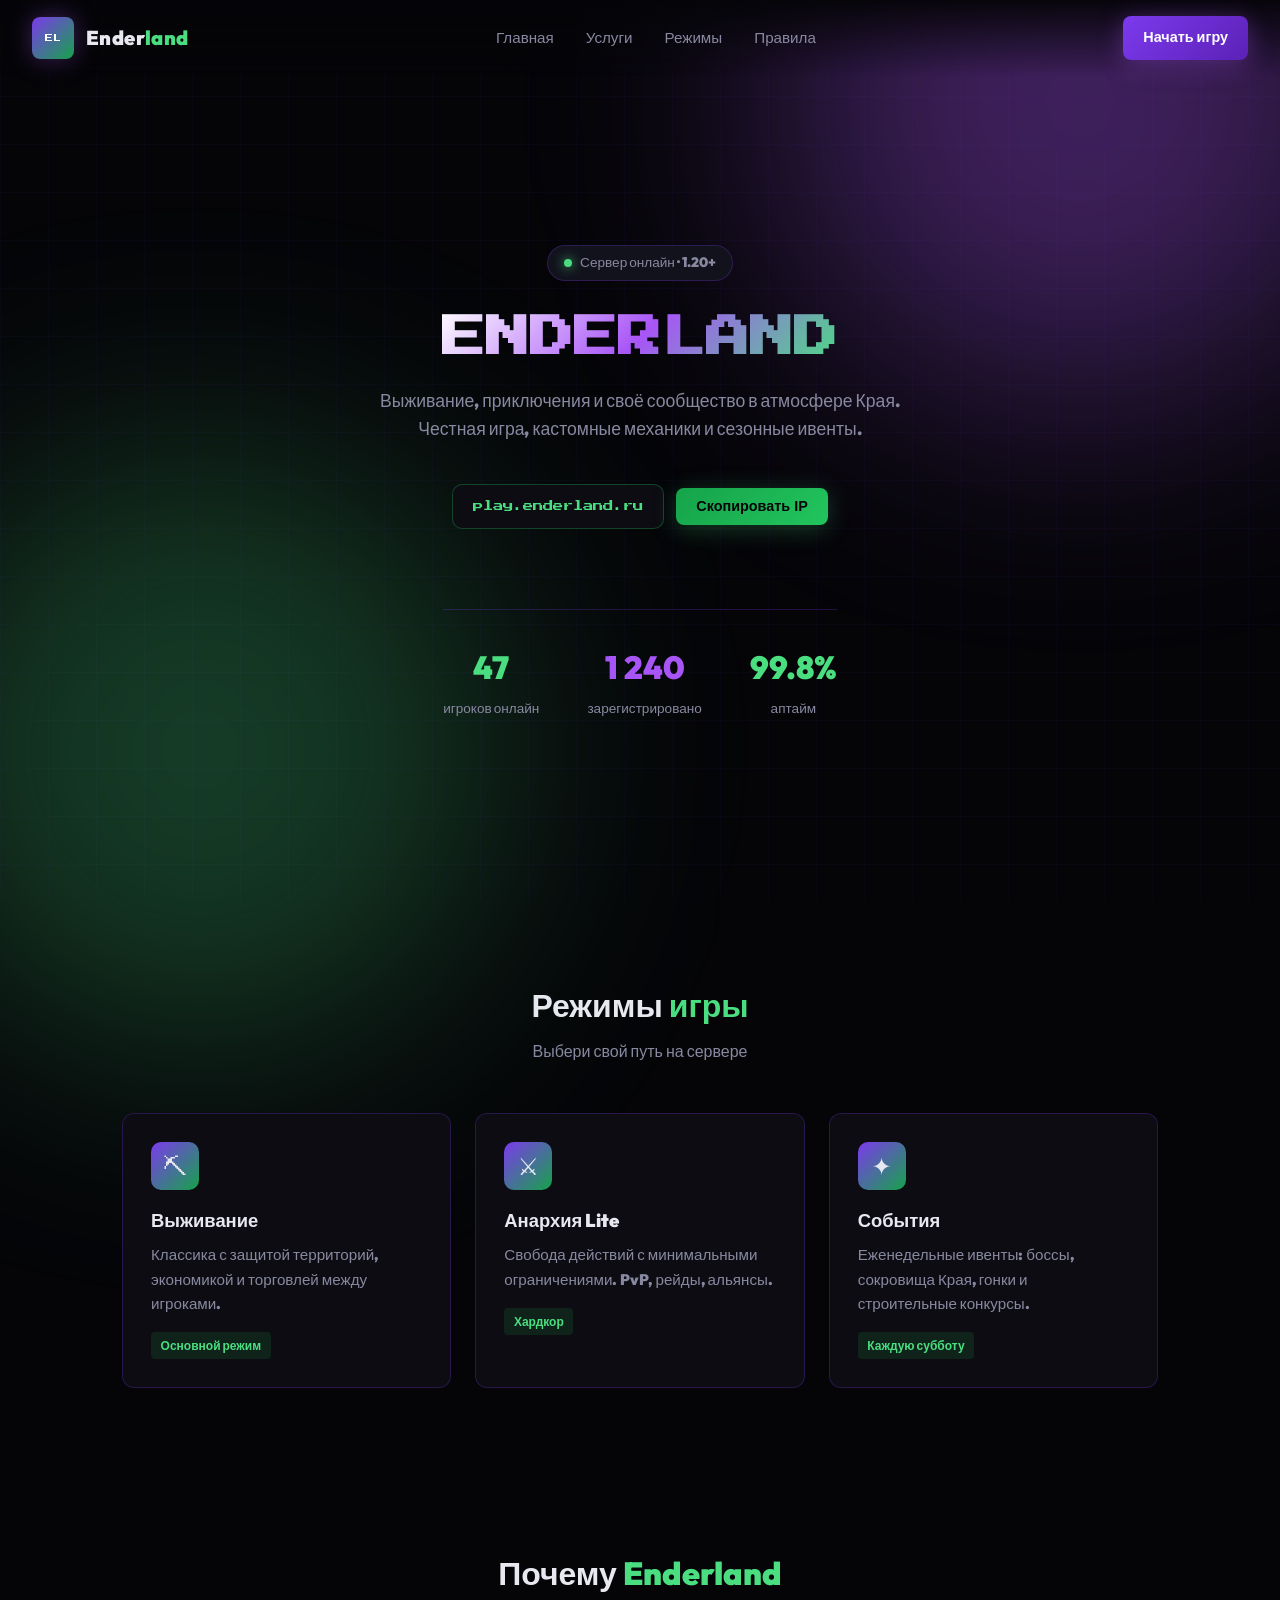
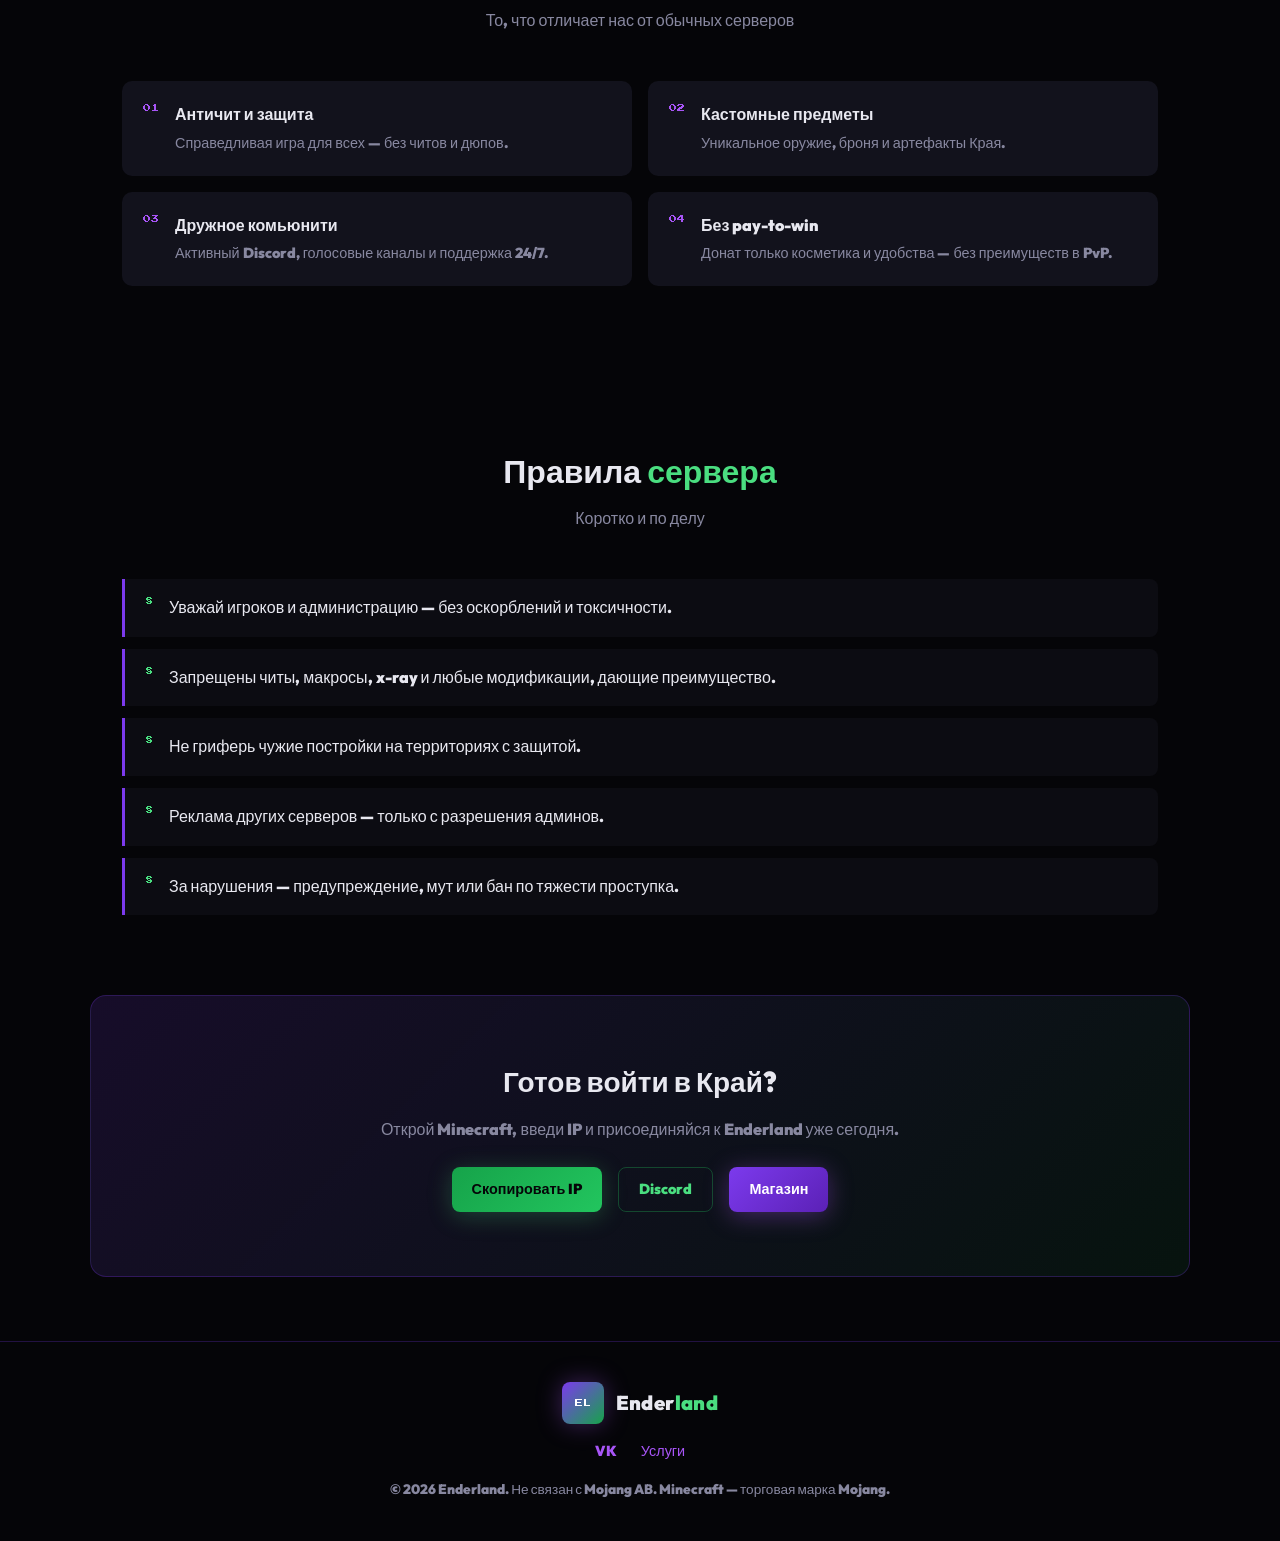
<file: index.html>
<!DOCTYPE html>
<html lang="ru">
<head>
  <meta charset="UTF-8" />
  <meta name="viewport" content="width=device-width, initial-scale=1.0" />
  <title>Enderland — Minecraft сервер</title>
  <link rel="stylesheet" href="css/style.css" />
</head>
<body>
  <div class="bg-grid" aria-hidden="true"></div>
  <div class="bg-glow bg-glow--purple" aria-hidden="true"></div>
  <div class="bg-glow bg-glow--green" aria-hidden="true"></div>

  <header>
    <a href="index.html" class="logo">
        <div class="logo-icon">EL</div>
      <span class="logo-text">Ender<span>land</span></span>
    </a>
    <nav>
      <a href="index.html">Главная</a>
      <a href="uslugi.html">Услуги</a>
      <a href="#modes">Режимы</a>
      <a href="#rules">Правила</a>
    </nav>
    <a href="#join" class="btn btn--primary">Начать игру</a>
  </header>

  <main>
    <section class="hero" id="join">
      <div class="hero-badge">
        <span class="status-dot"></span>
        Сервер онлайн · 1.20+
      </div>
      <h1>ENDERLAND</h1>
      <p class="hero-sub">
        Выживание, приключения и своё сообщество в атмосфере Края.
        Честная игра, кастомные механики и сезонные ивенты.
      </p>
      <div class="ip-block">
        <div class="ip-box" id="server-ip">play.enderland.ru</div>
        <button type="button" class="btn btn--green" onclick="copyIP()">Скопировать IP</button>
      </div>
      <div class="hero-stats">
        <div class="stat">
          <div class="stat-value stat-value--green">47</div>
          <div class="stat-label">игроков онлайн</div>
        </div>
        <div class="stat">
          <div class="stat-value">1 240</div>
          <div class="stat-label">зарегистрировано</div>
        </div>
        <div class="stat">
          <div class="stat-value stat-value--green">99.8%</div>
          <div class="stat-label">аптайм</div>
        </div>
      </div>
    </section>

    <section id="modes">
      <div class="section-title">
        <h2>Режимы <em>игры</em></h2>
        <p>Выбери свой путь на сервере</p>
      </div>
      <div class="modes">
        <article class="mode-card">
          <div class="mode-card__icon">⛏</div>
          <h3>Выживание</h3>
          <p>Классика с защитой территорий, экономикой и торговлей между игроками.</p>
          <span class="tag">Основной режим</span>
        </article>
        <article class="mode-card">
          <div class="mode-card__icon">⚔</div>
          <h3>Анархия Lite</h3>
          <p>Свобода действий с минимальными ограничениями. PvP, рейды, альянсы.</p>
          <span class="tag">Хардкор</span>
        </article>
        <article class="mode-card">
          <div class="mode-card__icon">✦</div>
          <h3>События</h3>
          <p>Еженедельные ивенты: боссы, сокровища Края, гонки и строительные конкурсы.</p>
          <span class="tag">Каждую субботу</span>
        </article>
      </div>
    </section>

    <section id="features">
      <div class="section-title">
        <h2>Почему <em>Enderland</em></h2>
        <p>То, что отличает нас от обычных серверов</p>
      </div>
      <div class="features">
        <div class="feature-item">
          <span class="feature-item__num">01</span>
          <div>
            <h4>Античит и защита</h4>
            <p>Справедливая игра для всех — без читов и дюпов.</p>
          </div>
        </div>
        <div class="feature-item">
          <span class="feature-item__num">02</span>
          <div>
            <h4>Кастомные предметы</h4>
            <p>Уникальное оружие, броня и артефакты Края.</p>
          </div>
        </div>
        <div class="feature-item">
          <span class="feature-item__num">03</span>
          <div>
            <h4>Дружное комьюнити</h4>
            <p>Активный Discord, голосовые каналы и поддержка 24/7.</p>
          </div>
        </div>
        <div class="feature-item">
          <span class="feature-item__num">04</span>
          <div>
            <h4>Без pay-to-win</h4>
            <p>Донат только косметика и удобства — без преимуществ в PvP.</p>
          </div>
        </div>
      </div>
    </section>

    <section id="rules">
      <div class="section-title">
        <h2>Правила <em>сервера</em></h2>
        <p>Коротко и по делу</p>
      </div>
      <ul class="rules-list">
        <li>Уважай игроков и администрацию — без оскорблений и токсичности.</li>
        <li>Запрещены читы, макросы, x-ray и любые модификации, дающие преимущество.</li>
        <li>Не гриферь чужие постройки на территориях с защитой.</li>
        <li>Реклама других серверов — только с разрешения админов.</li>
        <li>За нарушения — предупреждение, мут или бан по тяжести проступка.</li>
      </ul>
    </section>

    <div class="cta">
      <h2>Готов войти в Край?</h2>
      <p>Открой Minecraft, введи IP и присоединяйся к Enderland уже сегодня.</p>
      <div class="cta-buttons">
        <a href="#" class="btn btn--green">Скопировать IP</a>
        <a href="#" class="btn btn--outline">Discord</a>
        <a href="uslugi.html" class="btn btn--primary">Магазин</a>
      </div>
    </div>
  </main>

  <footer>
    <a href="index.html" class="logo">
      <div class="logo-icon">EL</div>
      <span class="logo-text">Ender<span>land</span></span>
    </a>
    <div class="links">
      <a href="#">VK</a>
      <a href="uslugi.html">Услуги</a>
    </div>
    <p>© 2026 Enderland. Не связан с Mojang AB. Minecraft — торговая марка Mojang.</p>
  </footer>

  <script>
    function copyIP() {
      const ip = document.getElementById("server-ip").textContent;
      navigator.clipboard.writeText(ip).then(() => {
        const btn = event.target;
        const prev = btn.textContent;
        btn.textContent = "Скопировано!";
        setTimeout(() => { btn.textContent = prev; }, 2000);
      });
    }
  </script>
</body>
</html>
</file>
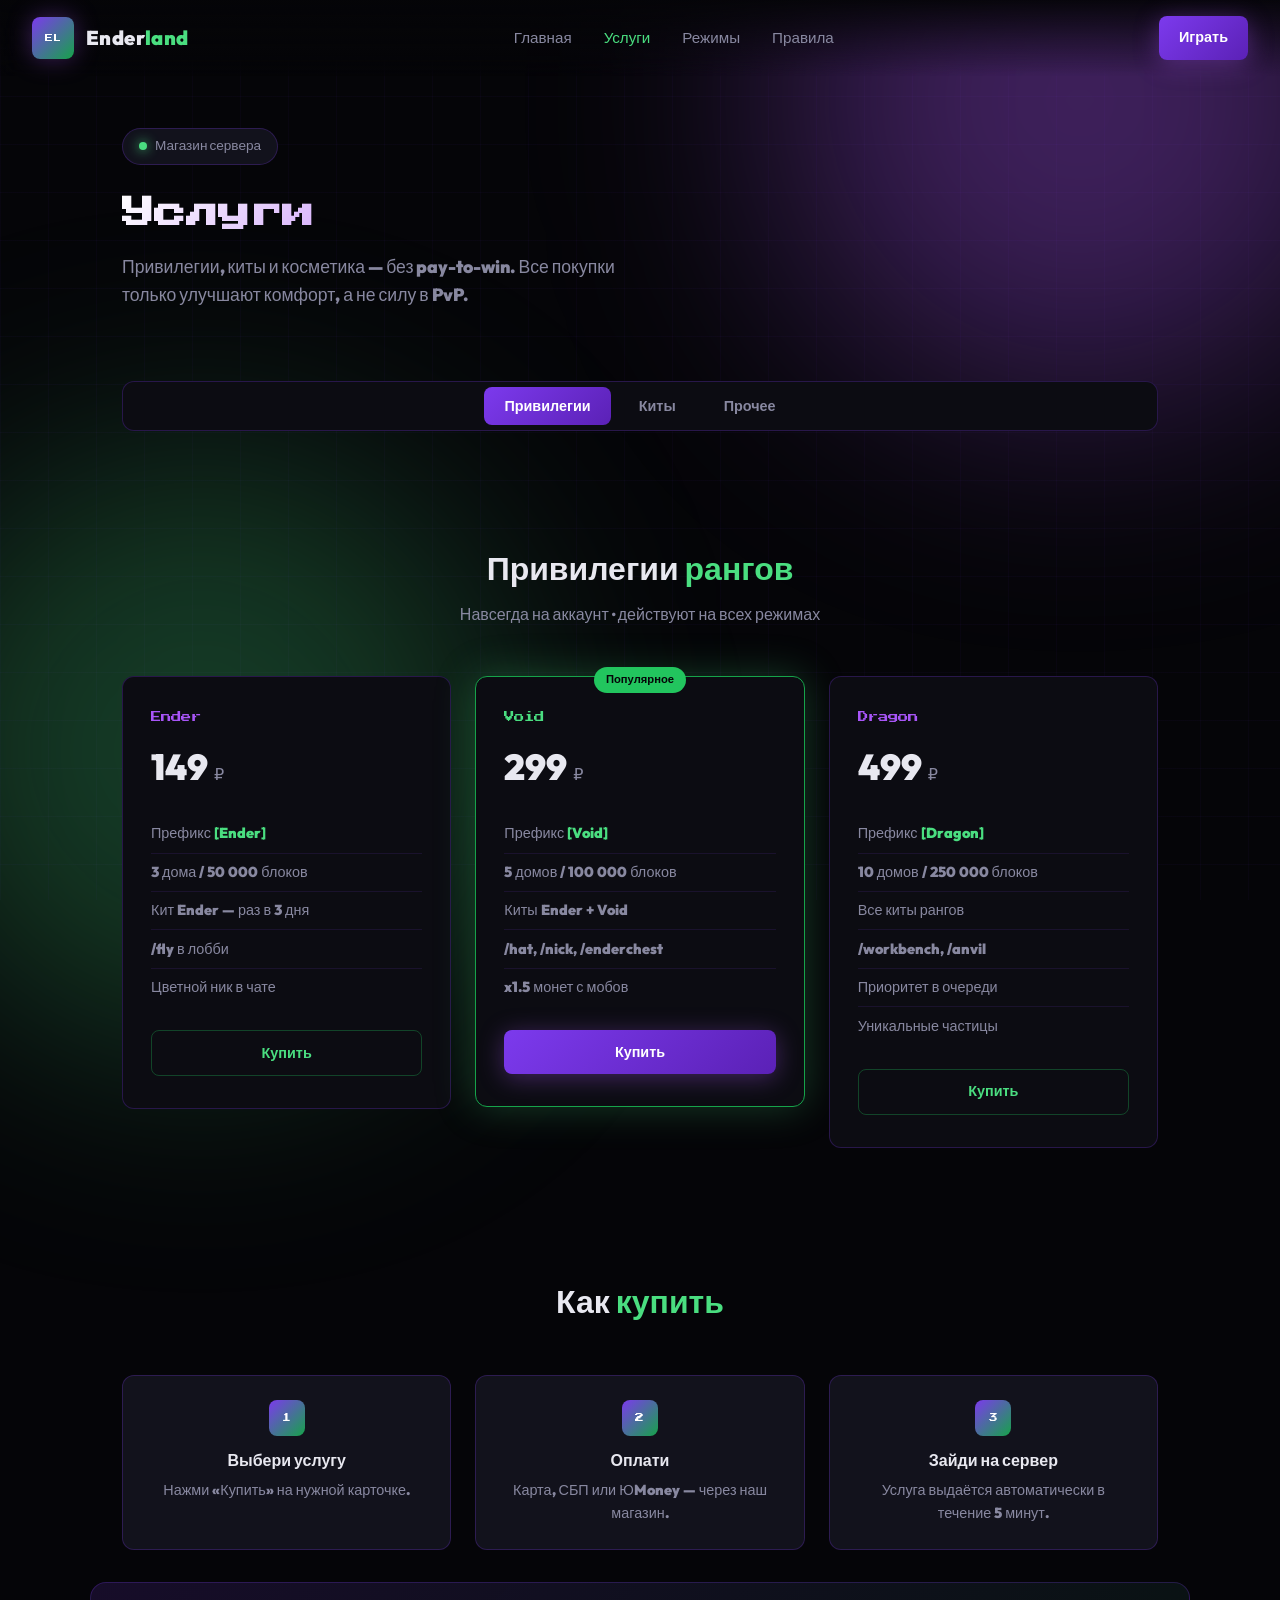
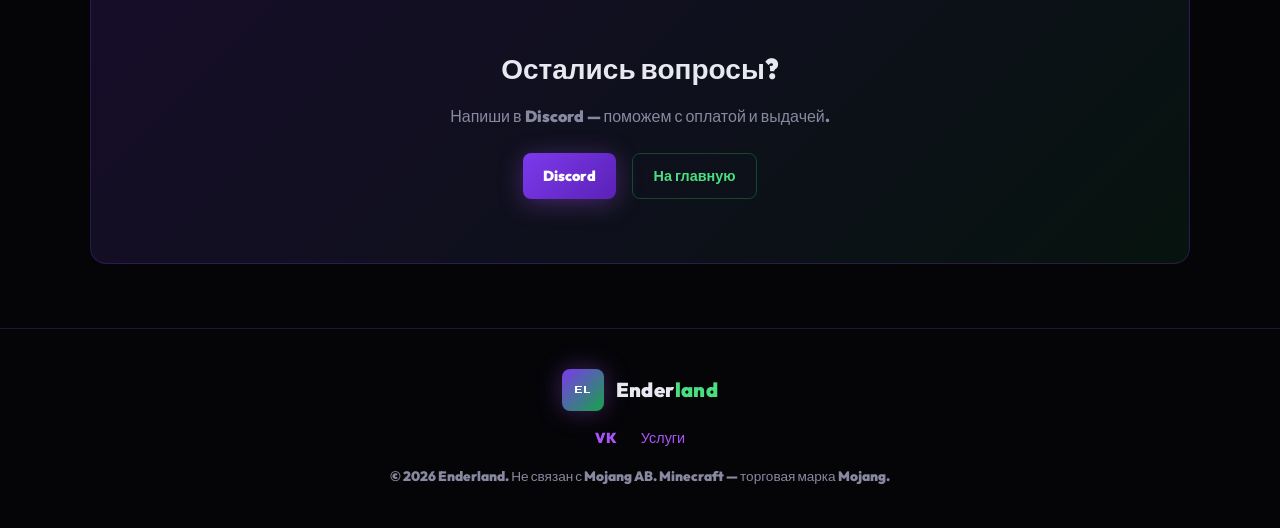
<file: uslugi.html>
<!DOCTYPE html>
<html lang="ru">
<head>
  <meta charset="UTF-8" />
  <meta name="viewport" content="width=device-width, initial-scale=1.0" />
  <title>Услуги — Enderland</title>
  <link rel="stylesheet" href="css/style.css" />
</head>
<body>
  <div class="bg-grid" aria-hidden="true"></div>
  <div class="bg-glow bg-glow--purple" aria-hidden="true"></div>
  <div class="bg-glow bg-glow--green" aria-hidden="true"></div>

  <header>
    <a href="index.html" class="logo">
      <div class="logo-icon">EL</div>
      <span class="logo-text">Ender<span>land</span></span>
    </a>
    <nav>
      <a href="index.html">Главная</a>
      <a href="uslugi.html" class="nav-active">Услуги</a>
      <a href="index.html#modes">Режимы</a>
      <a href="index.html#rules">Правила</a>
    </nav>
    <a href="index.html#join" class="btn btn--primary">Играть</a>
  </header>

  <main class="page-services">
    <section class="page-hero">
      <div class="hero-badge">
        <span class="status-dot"></span>
        Магазин сервера
      </div>
      <h1>Услуги</h1>
      <p class="hero-sub">
        Привилегии, киты и косметика — без pay-to-win.
        Все покупки только улучшают комфорт, а не силу в PvP.
      </p>
    </section>

    <section class="services-categories">
      <div class="category-tabs">
        <button type="button" class="category-tab category-tab--active" data-tab="ranks">Привилегии</button>
        <button type="button" class="category-tab" data-tab="kits">Киты</button>
        <button type="button" class="category-tab" data-tab="other">Прочее</button>
      </div>
    </section>

    <section class="services-panel services-panel--active" id="ranks">
      <div class="section-title">
        <h2>Привилегии <em>рангов</em></h2>
        <p>Навсегда на аккаунт · действуют на всех режимах</p>
      </div>
      <div class="pricing-grid">
        <article class="price-card">
          <div class="price-card__tier">Ender</div>
          <div class="price-card__price">149 <span>₽</span></div>
          <ul class="price-card__list">
            <li>Префикс <strong>[Ender]</strong></li>
            <li>3 дома / 50 000 блоков</li>
            <li>Кит Ender — раз в 3 дня</li>
            <li>/fly в лобби</li>
            <li>Цветной ник в чате</li>
          </ul>
          <a href="#" class="btn btn--outline btn--block">Купить</a>
        </article>

        <article class="price-card price-card--featured">
          <span class="price-card__badge">Популярное</span>
          <div class="price-card__tier">Void</div>
          <div class="price-card__price">299 <span>₽</span></div>
          <ul class="price-card__list">
            <li>Префикс <strong>[Void]</strong></li>
            <li>5 домов / 100 000 блоков</li>
            <li>Киты Ender + Void</li>
            <li>/hat, /nick, /enderchest</li>
            <li>x1.5 монет с мобов</li>
          </ul>
          <a href="#" class="btn btn--primary btn--block">Купить</a>
        </article>

        <article class="price-card">
          <div class="price-card__tier">Dragon</div>
          <div class="price-card__price">499 <span>₽</span></div>
          <ul class="price-card__list">
            <li>Префикс <strong>[Dragon]</strong></li>
            <li>10 домов / 250 000 блоков</li>
            <li>Все киты рангов</li>
            <li>/workbench, /anvil</li>
            <li>Приоритет в очереди</li>
            <li>Уникальные частицы</li>
          </ul>
          <a href="#" class="btn btn--outline btn--block">Купить</a>
        </article>
      </div>
    </section>

    <section class="services-panel" id="kits">
      <div class="section-title">
        <h2>Разовые <em>киты</em></h2>
        <p>Мгновенная выдача на сервере после оплаты</p>
      </div>
      <div class="services-grid">
        <article class="service-card">
          <div class="service-card__icon">⚔</div>
          <h3>Кит воина</h3>
          <p>Железная броня, меч, яблоки, стрелы.</p>
          <div class="service-card__footer">
            <span class="service-card__price">49 ₽</span>
            <a href="#" class="btn btn--green">Купить</a>
          </div>
        </article>
        <article class="service-card">
          <div class="service-card__icon">⛏</div>
          <h3>Кит шахтёра</h3>
          <p>Кирки, факелы, еда, зелье огнестойкости.</p>
          <div class="service-card__footer">
            <span class="service-card__price">39 ₽</span>
            <a href="#" class="btn btn--green">Купить</a>
          </div>
        </article>
        <article class="service-card">
          <div class="service-card__icon">🌿</div>
          <h3>Кит фермера</h3>
          <p>Семена, мотыга, костная мука, ведра.</p>
          <div class="service-card__footer">
            <span class="service-card__price">29 ₽</span>
            <a href="#" class="btn btn--green">Купить</a>
          </div>
        </article>
        <article class="service-card">
          <div class="service-card__icon">✦</div>
          <h3>Кит Края</h3>
          <p>Эндер-жемчуг, хорус, кристаллы, тотем.</p>
          <div class="service-card__footer">
            <span class="service-card__price">79 ₽</span>
            <a href="#" class="btn btn--green">Купить</a>
          </div>
        </article>
      </div>
    </section>

    <section class="services-panel" id="other">
      <div class="section-title">
        <h2>Дополнительные <em>услуги</em></h2>
        <p>Разбан, косметика и удобства</p>
      </div>
      <div class="services-grid services-grid--compact">
        <article class="service-card service-card--horizontal">
          <div>
            <h3>Разбан аккаунта</h3>
            <p>Снятие бана по заявке администрации. Не действует на читы.</p>
          </div>
          <div class="service-card__footer">
            <span class="service-card__price">199 ₽</span>
            <a href="#" class="btn btn--outline">Купить</a>
          </div>
        </article>
        <article class="service-card service-card--horizontal">
          <div>
            <h3>Кастомный префикс</h3>
            <p>Уникальный цветной префикс в чате и табе.</p>
          </div>
          <div class="service-card__footer">
            <span class="service-card__price">99 ₽</span>
            <a href="#" class="btn btn--outline">Купить</a>
          </div>
        </article>
        <article class="service-card service-card--horizontal">
          <div>
            <h3>Разблокировка слота</h3>
            <p>+1 слот для дома или питомца.</p>
          </div>
          <div class="service-card__footer">
            <span class="service-card__price">59 ₽</span>
            <a href="#" class="btn btn--outline">Купить</a>
          </div>
        </article>
        <article class="service-card service-card--horizontal">
          <div>
            <h3>Ключ от кейса</h3>
            <p>1 ключ — косметика и редкие предметы, без PvP-бонусов.</p>
          </div>
          <div class="service-card__footer">
            <span class="service-card__price">25 ₽</span>
            <a href="#" class="btn btn--outline">Купить</a>
          </div>
        </article>
      </div>
    </section>

    <section class="how-to-buy">
      <div class="section-title">
        <h2>Как <em>купить</em></h2>
      </div>
      <div class="steps">
        <div class="step">
          <span class="step__num">1</span>
          <h4>Выбери услугу</h4>
          <p>Нажми «Купить» на нужной карточке.</p>
        </div>
        <div class="step">
          <span class="step__num">2</span>
          <h4>Оплати</h4>
          <p>Карта, СБП или ЮMoney — через наш магазин.</p>
        </div>
        <div class="step">
          <span class="step__num">3</span>
          <h4>Зайди на сервер</h4>
          <p>Услуга выдаётся автоматически в течение 5 минут.</p>
        </div>
      </div>
    </section>

    <div class="cta">
      <h2>Остались вопросы?</h2>
      <p>Напиши в Discord — поможем с оплатой и выдачей.</p>
      <div class="cta-buttons">
        <a href="#" class="btn btn--primary">Discord</a>
        <a href="index.html#join" class="btn btn--outline">На главную</a>
      </div>
    </div>
  </main>

  <footer>
    <a href="index.html" class="logo">
      <div class="logo-icon">EL</div>
      <span class="logo-text">Ender<span>land</span></span>
    </a>
    <div class="links">
      <a href="#">VK</a>
      <a href="uslugi.html">Услуги</a>
    </div>
    <p>© 2026 Enderland. Не связан с Mojang AB. Minecraft — торговая марка Mojang.</p>
  </footer>

  <script>
    const tabs = document.querySelectorAll(".category-tab");
    const panels = document.querySelectorAll(".services-panel");

    tabs.forEach((tab) => {
      tab.addEventListener("click", () => {
        const id = tab.dataset.tab;

        tabs.forEach((t) => t.classList.remove("category-tab--active"));
        tab.classList.add("category-tab--active");

        panels.forEach((p) => {
          p.classList.toggle("services-panel--active", p.id === id);
        });
      });
    });
  </script>
</body>
</html>
</file>
<file: css/style.css>
@import 'fonts.css';

:root {
  --bg: #050508;
  --bg-card: #0c0c12;
  --bg-elevated: #12121c;
  --purple: #7c3aed;
  --purple-bright: #a855f7;
  --purple-glow: rgba(168, 85, 247, 0.35);
  --green: #22c55e;
  --green-dim: #16a34a;
  --green-bright: #4ade80;
  --green-glow: rgba(74, 222, 128, 0.25);
  --text: #e8e8f0;
  --text-muted: #8888a0;
  --border: rgba(124, 58, 237, 0.25);
  --border-green: rgba(34, 197, 94, 0.3);
  --font-outfit: 'Outfit', sans-serif;
  --font-press-start-2p: 'Press Start 2P', monospace;
}

*, *::before, *::after {
  box-sizing: border-box;
  margin: 0;
  padding: 0;
}

html {
  scroll-behavior: smooth;
}

body {
  font-family: var(--font-outfit), system-ui, sans-serif;
  background: var(--bg);  
  color: var(--text);
  line-height: 1.6;
  overflow-x: hidden;
}


.bg-grid {
  position: fixed;
  inset: 0;
  background-image:
    linear-gradient(rgba(124, 58, 237, 0.04) 1px, transparent 1px),
    linear-gradient(90deg, rgba(124, 58, 237, 0.04) 1px, transparent 1px);
  background-size: 48px 48px;
  pointer-events: none;
  z-index: 0;
}

.bg-glow {
  position: fixed;
  width: 600px;
  height: 600px;
  border-radius: 50%;
  filter: blur(120px);
  pointer-events: none;
  z-index: 0;
}

.bg-glow--purple {
  top: -200px;
  right: -100px;
  background: var(--purple-glow);
}

.bg-glow--green {
  bottom: -150px;
  left: -100px;
  background: var(--green-glow);
}


header {
  position: fixed;
  top: 0;
  left: 0;
  right: 0;
  z-index: 100;
  padding: 1rem 2rem;
  display: flex;
  align-items: center;
  justify-content: space-between;
  background: linear-gradient(to bottom, rgba(5, 5, 8, 0.95), transparent);
  backdrop-filter: blur(12px);
}

.logo {
  display: flex;
  align-items: center;
  gap: 0.75rem;
  text-decoration: none;
  color: var(--text);
}

.logo-icon {
  width: 42px;
  height: 42px;
  background: linear-gradient(135deg, var(--purple), var(--green-dim));
  border-radius: 8px;
  display: grid;
  place-items: center;
  font-family: var(--font-press-start-2p), monospace;
  font-size: 0.5rem;
  color: #fff;
  box-shadow: 0 0 24px var(--purple-glow);
}

.logo-text {
  font-weight: 700;
  font-size: 1.25rem;
  letter-spacing: 0.02em;
}

.logo-text span {
  color: var(--green-bright);
}

nav {
  display: flex;
  gap: 2rem;
}

nav a {
  color: var(--text-muted);
  text-decoration: none;
  font-size: 0.95rem;
  font-weight: 500;
  transition: color 0.2s;
}

nav a:hover {
  color: var(--purple-bright);
}

.btn {
  display: inline-flex;
  align-items: center;
  justify-content: center;
  gap: 0.5rem;
  padding: 0.65rem 1.25rem;
  border-radius: 8px;
  font-weight: 600;
  font-size: 0.9rem;
  text-decoration: none;
  border: none;
  cursor: pointer;
  transition: transform 0.15s, box-shadow 0.2s;
}

.btn:hover {
  transform: translateY(-2px);
}

.btn--primary {
  background: linear-gradient(135deg, var(--purple), #5b21b6);
  color: #fff;
  box-shadow: 0 4px 24px var(--purple-glow);
}

.btn--green {
  background: linear-gradient(135deg, var(--green-dim), var(--green));
  color: #050508;
  box-shadow: 0 4px 24px var(--green-glow);
}

.btn--outline {
  background: transparent;
  color: var(--green-bright);
  border: 1px solid var(--border-green);
}

.btn--outline:hover {
  background: rgba(34, 197, 94, 0.08);
}


main {
  position: relative;
  z-index: 1;
}

.hero {
  min-height: 100vh;
  display: flex;
  flex-direction: column;
  align-items: center;
  justify-content: center;
  text-align: center;
  padding: 8rem 2rem 4rem;
}

.hero-badge {
  display: inline-flex;
  align-items: center;
  gap: 0.5rem;
  padding: 0.4rem 1rem;
  background: var(--bg-elevated);
  border: 1px solid var(--border);
  border-radius: 999px;
  font-size: 0.85rem;
  color: var(--text-muted);
  margin-bottom: 1.5rem;
}

.status-dot {
  width: 8px;
  height: 8px;
  background: var(--green-bright);
  border-radius: 50%;
  box-shadow: 0 0 12px var(--green-bright);
  animation: pulse 2s ease-in-out infinite;
}

@keyframes pulse {
  0%, 100% { opacity: 1; }
  50% { opacity: 0.5; }
}

.hero h1 {
  font-family: var(--font-press-start-2p), monospace;
  font-size: clamp(1.5rem, 5vw, 2.75rem);
  line-height: 1.5;
  margin-bottom: 1rem;
  background: linear-gradient(135deg, #fff 0%, var(--purple-bright) 50%, var(--green-bright) 100%);
  -webkit-background-clip: text;
  -webkit-text-fill-color: transparent;
  background-clip: text;
}

.hero-sub {
  max-width: 520px;
  color: var(--text-muted);
  font-size: 1.1rem;
  margin-bottom: 2.5rem;
}

.ip-block {
  display: flex;
  flex-wrap: wrap;
  align-items: center;
  justify-content: center;
  gap: 0.75rem;
  margin-bottom: 2rem;
}

.ip-box {
  display: flex;
  align-items: center;
  gap: 1rem;
  padding: 0.85rem 1.25rem;
  background: var(--bg-card);
  border: 1px solid var(--border-green);
  border-radius: 10px;
  font-family: var(--font-press-start-2p), monospace;
  font-size: 0.65rem;
  color: var(--green-bright);
}

.hero-stats {
  display: flex;
  gap: 3rem;
  margin-top: 3rem;
  padding-top: 2rem;
  border-top: 1px solid var(--border);
}

.stat {
  text-align: center;
}

.stat-value {
  font-size: 2rem;
  font-weight: 700;
  color: var(--purple-bright);
}

.stat-value--green {
  color: var(--green-bright);
}

.stat-label {
  font-size: 0.85rem;
  color: var(--text-muted);
  margin-top: 0.25rem;
}

section {
  max-width: 1100px;
  margin: 0 auto;
  padding: 5rem 2rem;
}

.section-title {
  text-align: center;
  margin-bottom: 3rem;
}

.section-title h2 {
  font-size: 2rem;
  font-weight: 700;
  margin-bottom: 0.5rem;
}

.section-title h2 em {
  font-style: normal;
  color: var(--green-bright);
}

.section-title p {
  color: var(--text-muted);
}


.modes {
  display: grid;
  grid-template-columns: repeat(auto-fit, minmax(280px, 1fr));
  gap: 1.5rem;
}

.mode-card {
  background: var(--bg-card);
  border: 1px solid var(--border);
  border-radius: 12px;
  padding: 1.75rem;
  transition: border-color 0.2s, transform 0.2s, box-shadow 0.2s;
}

.mode-card:hover {
  border-color: var(--purple-bright);
  transform: translateY(-4px);
  box-shadow: 0 12px 40px rgba(0, 0, 0, 0.4), 0 0 40px var(--purple-glow);
}

.mode-card__icon {
  width: 48px;
  height: 48px;
  background: linear-gradient(135deg, var(--purple), var(--green-dim));
  border-radius: 10px;
  margin-bottom: 1rem;
  display: grid;
  place-items: center;
  font-size: 1.5rem;
}

.mode-card h3 {
  font-size: 1.15rem;
  margin-bottom: 0.5rem;
}

.mode-card p {
  color: var(--text-muted);
  font-size: 0.95rem;
}

.mode-card .tag {
  display: inline-block;
  margin-top: 1rem;
  padding: 0.25rem 0.6rem;
  background: rgba(34, 197, 94, 0.12);
  color: var(--green-bright);
  border-radius: 4px;
  font-size: 0.75rem;
  font-weight: 600;
}

.features {
  display: grid;
  grid-template-columns: repeat(2, 1fr);
  gap: 1rem;
}

@media (max-width: 640px) {
  .features { grid-template-columns: 1fr; }
  nav { display: none; }
}

.feature-item {
  display: flex;
  gap: 1rem;
  padding: 1.25rem;
  background: var(--bg-elevated);
  border-radius: 10px;
  border: 1px solid transparent;
  transition: border-color 0.2s;
}

.feature-item:hover {
  border-color: var(--border-green);
}

.feature-item__num {
  font-family: var(--font-press-start-2p), monospace;
  font-size: 0.5rem;
  color: var(--purple-bright);
  flex-shrink: 0;
}

.feature-item h4 {
  font-size: 1rem;
  margin-bottom: 0.25rem;
}

.feature-item p {
  font-size: 0.9rem;
  color: var(--text-muted);
}

.rules-list {
  list-style: none;
  display: flex;
  flex-direction: column;
  gap: 0.75rem;
}

.rules-list li {
  display: flex;
  align-items: flex-start;
  gap: 1rem;
  padding: 1rem 1.25rem;
  background: var(--bg-card);
  border-left: 3px solid var(--purple);
  border-radius: 0 8px 8px 0;
}

.rules-list li::before {
  content: "§";
  font-family: var(--font-press-start-2p), monospace;
  font-size: 0.5rem;
  color: var(--green-bright);
  flex-shrink: 0;
}


.cta {
  text-align: center;
  padding: 4rem 2rem;
  margin: 0 2rem 4rem;
  max-width: 1100px;
  margin-left: auto;
  margin-right: auto;
  background: linear-gradient(135deg, rgba(124, 58, 237, 0.15), rgba(34, 197, 94, 0.08));
  border: 1px solid var(--border);
  border-radius: 16px;
}

.cta h2 {
  font-size: 1.75rem;
  margin-bottom: 0.75rem;
}

.cta p {
  color: var(--text-muted);
  margin-bottom: 1.5rem;
}

.cta-buttons {
  display: flex;
  flex-wrap: wrap;
  gap: 1rem;
  justify-content: center;
}

footer {
  position: relative;
  z-index: 1;
  border-top: 1px solid var(--border);
  padding: 2.5rem 2rem;
  text-align: center;
}

footer .logo {
  justify-content: center;
  margin-bottom: 1rem;
}

footer p {
  color: var(--text-muted);
  font-size: 0.85rem;
}

footer .links {
  display: flex;
  justify-content: center;
  gap: 1.5rem;
  margin: 1rem 0;
}

footer .links a {
  color: var(--purple-bright);
  text-decoration: none;
  font-size: 0.9rem;
}

footer .links a:hover {
  color: var(--green-bright);
}

nav a.nav-active {
  color: var(--green-bright);
}

.btn--block {
  width: 100%;
}

/* ——— страница услуг ——— */
.page-services .page-hero {
  min-height: auto;
  padding: 8rem 2rem 2rem;
}

.page-services .page-hero h1 {
  font-family: var(--font-press-start-2p), monospace;
  font-size: clamp(1.25rem, 4vw, 2rem);
  line-height: 1.5;
  margin-bottom: 1rem;
  background: linear-gradient(135deg, #fff 0%, var(--purple-bright) 50%, var(--green-bright) 100%);
  -webkit-background-clip: text;
  -webkit-text-fill-color: transparent;
  background-clip: text;
}

.services-categories {
  max-width: 1100px;
  margin: 0 auto;
  padding: 0 2rem 2rem;
}

.category-tabs {
  display: flex;
  flex-wrap: wrap;
  justify-content: center;
  gap: 0.5rem;
  padding: 0.35rem;
  background: var(--bg-card);
  border: 1px solid var(--border);
  border-radius: 12px;
}

.category-tab {
  padding: 0.6rem 1.25rem;
  border: none;
  border-radius: 8px;
  background: transparent;
  color: var(--text-muted);
  font-family: inherit;
  font-size: 0.9rem;
  font-weight: 600;
  cursor: pointer;
  transition: background 0.2s, color 0.2s;
}

.category-tab:hover {
  color: var(--text);
}

.category-tab--active {
  background: linear-gradient(135deg, var(--purple), #5b21b6);
  color: #fff;
}

.services-panel {
  display: none;
}

.services-panel--active {
  display: block;
}

.pricing-grid {
  display: grid;
  grid-template-columns: repeat(auto-fit, minmax(260px, 1fr));
  gap: 1.5rem;
  align-items: start;
}

.price-card {
  position: relative;
  background: var(--bg-card);
  border: 1px solid var(--border);
  border-radius: 12px;
  padding: 2rem 1.75rem;
  transition: border-color 0.2s, transform 0.2s, box-shadow 0.2s;
}

.price-card:hover {
  border-color: var(--purple-bright);
  transform: translateY(-4px);
}

.price-card--featured {
  border-color: var(--green-dim);
  box-shadow: 0 0 40px var(--green-glow);
}

.price-card--featured:hover {
  border-color: var(--green-bright);
}

.price-card__badge {
  position: absolute;
  top: -0.65rem;
  left: 50%;
  transform: translateX(-50%);
  padding: 0.25rem 0.75rem;
  background: var(--green);
  color: #050508;
  font-size: 0.7rem;
  font-weight: 700;
  border-radius: 999px;
  white-space: nowrap;
}

.price-card__tier {
  font-family: var(--font-press-start-2p), monospace;
  font-size: 0.65rem;
  color: var(--purple-bright);
  margin-bottom: 0.75rem;
}

.price-card--featured .price-card__tier {
  color: var(--green-bright);
}

.price-card__price {
  font-size: 2.25rem;
  font-weight: 700;
  margin-bottom: 1.25rem;
}

.price-card__price span {
  font-size: 1rem;
  color: var(--text-muted);
  font-weight: 500;
}

.price-card__list {
  list-style: none;
  margin-bottom: 1.5rem;
}

.price-card__list li {
  padding: 0.45rem 0;
  border-bottom: 1px solid rgba(124, 58, 237, 0.12);
  font-size: 0.9rem;
  color: var(--text-muted);
}

.price-card__list li:last-child {
  border-bottom: none;
}

.price-card__list strong {
  color: var(--green-bright);
}

.services-grid {
  display: grid;
  grid-template-columns: repeat(auto-fit, minmax(240px, 1fr));
  gap: 1.25rem;
}

.services-grid--compact {
  grid-template-columns: 1fr;
  max-width: 700px;
  margin: 0 auto;
}

.service-card {
  background: var(--bg-card);
  border: 1px solid var(--border);
  border-radius: 12px;
  padding: 1.5rem;
  transition: border-color 0.2s, transform 0.2s;
}

.service-card:hover {
  border-color: var(--border-green);
  transform: translateY(-2px);
}

.service-card__icon {
  width: 44px;
  height: 44px;
  background: linear-gradient(135deg, var(--purple), var(--green-dim));
  border-radius: 10px;
  display: grid;
  place-items: center;
  font-size: 1.25rem;
  margin-bottom: 1rem;
}

.service-card h3 {
  font-size: 1.05rem;
  margin-bottom: 0.35rem;
}

.service-card > p {
  color: var(--text-muted);
  font-size: 0.9rem;
  margin-bottom: 1rem;
}

.service-card__footer {
  display: flex;
  align-items: center;
  justify-content: space-between;
  gap: 1rem;
  margin-top: auto;
}

.service-card__price {
  font-size: 1.25rem;
  font-weight: 700;
  color: var(--green-bright);
}

.service-card--horizontal {
  display: flex;
  flex-wrap: wrap;
  align-items: center;
  justify-content: space-between;
  gap: 1rem;
}

.service-card--horizontal > p,
.service-card--horizontal .service-card__icon {
  display: none;
}

.service-card--horizontal h3 {
  margin-bottom: 0.25rem;
}

.service-card--horizontal > div:first-child p {
  color: var(--text-muted);
  font-size: 0.9rem;
}

.how-to-buy {
  max-width: 1100px;
  margin: 0 auto;
  padding: 3rem 2rem 2rem;
}

.steps {
  display: grid;
  grid-template-columns: repeat(auto-fit, minmax(200px, 1fr));
  gap: 1.5rem;
}

.step {
  text-align: center;
  padding: 1.5rem;
  background: var(--bg-elevated);
  border: 1px solid var(--border);
  border-radius: 12px;
}

.step__num {
  display: inline-grid;
  place-items: center;
  width: 36px;
  height: 36px;
  margin-bottom: 0.75rem;
  background: linear-gradient(135deg, var(--purple), var(--green-dim));
  border-radius: 8px;
  font-family: var(--font-press-start-2p), monospace;
  font-size: 0.55rem;
  color: #fff;
}

.step h4 {
  font-size: 1rem;
  margin-bottom: 0.35rem;
}

.step p {
  font-size: 0.9rem;
  color: var(--text-muted);
}

@media (max-width: 640px) {
  .category-tabs {
    flex-direction: column;
  }

  .service-card--horizontal .service-card__footer {
    width: 100%;
    justify-content: space-between;
  }
}
</file>
